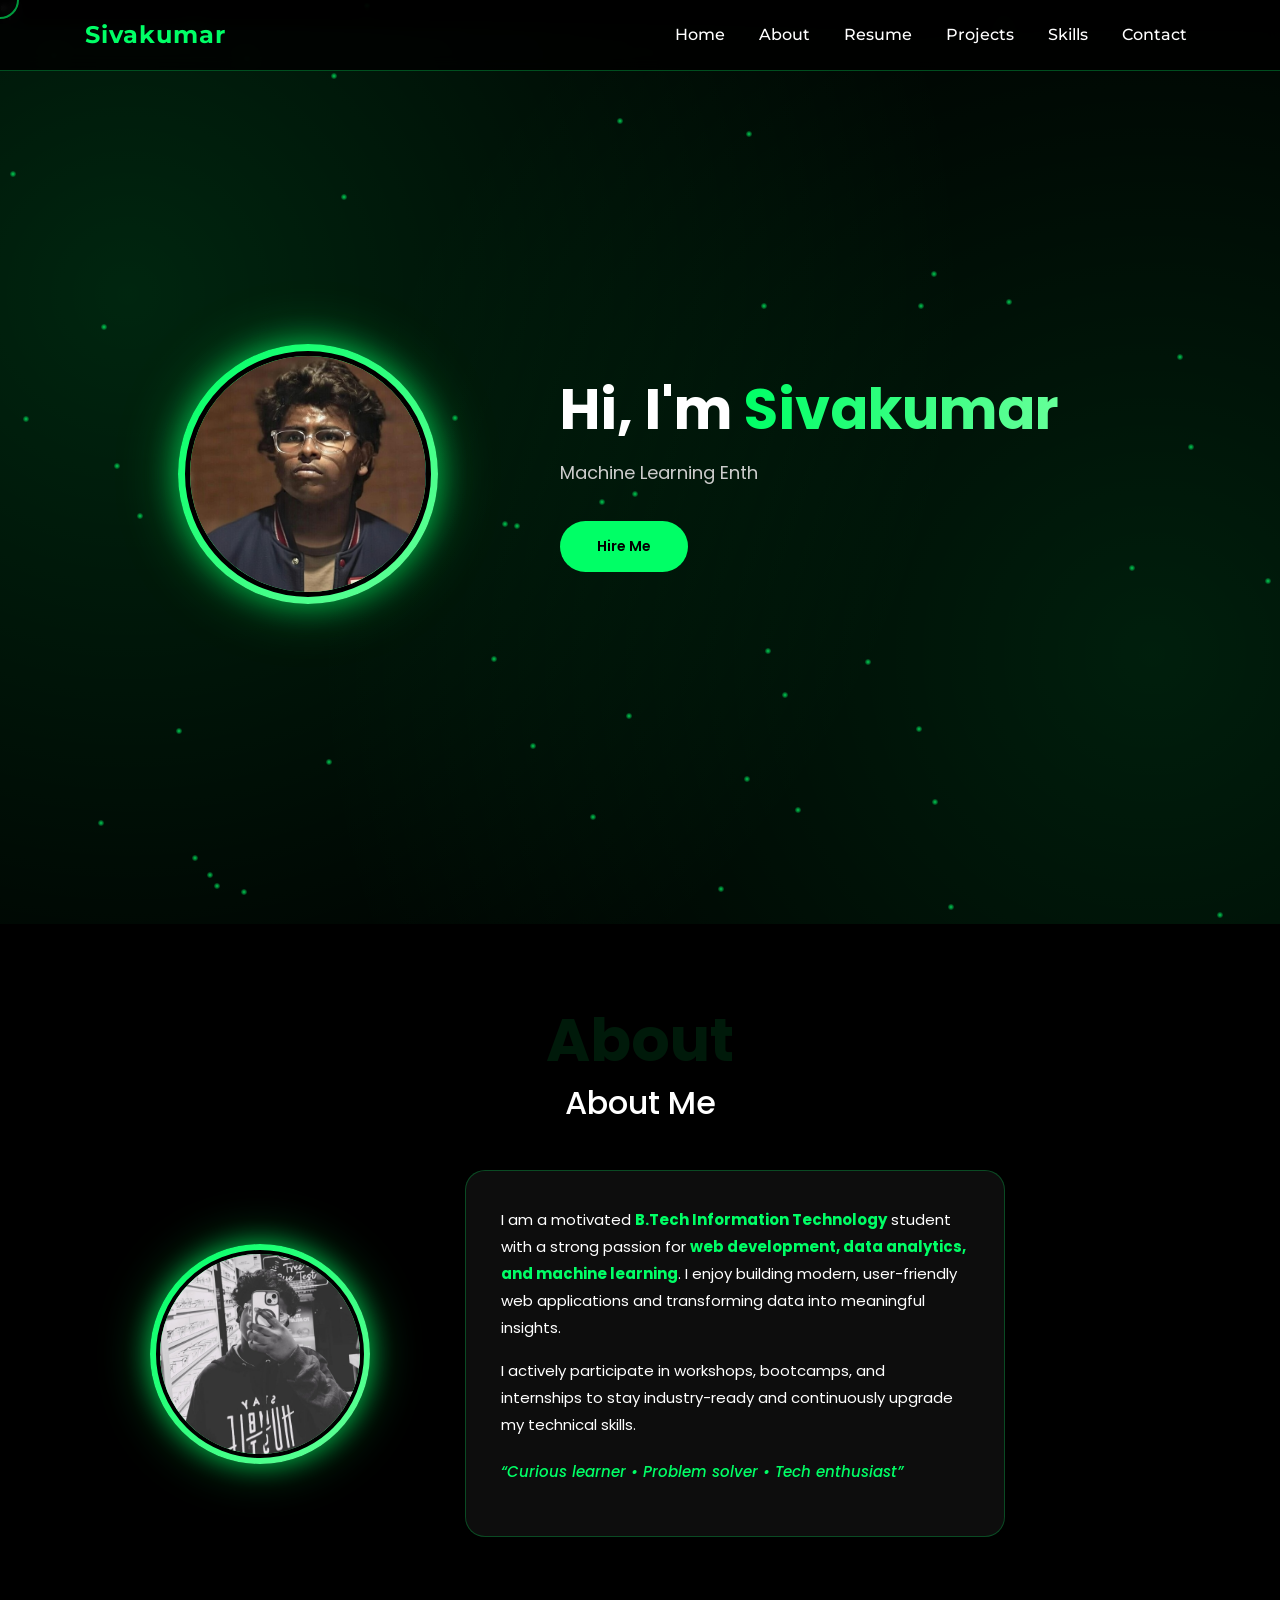
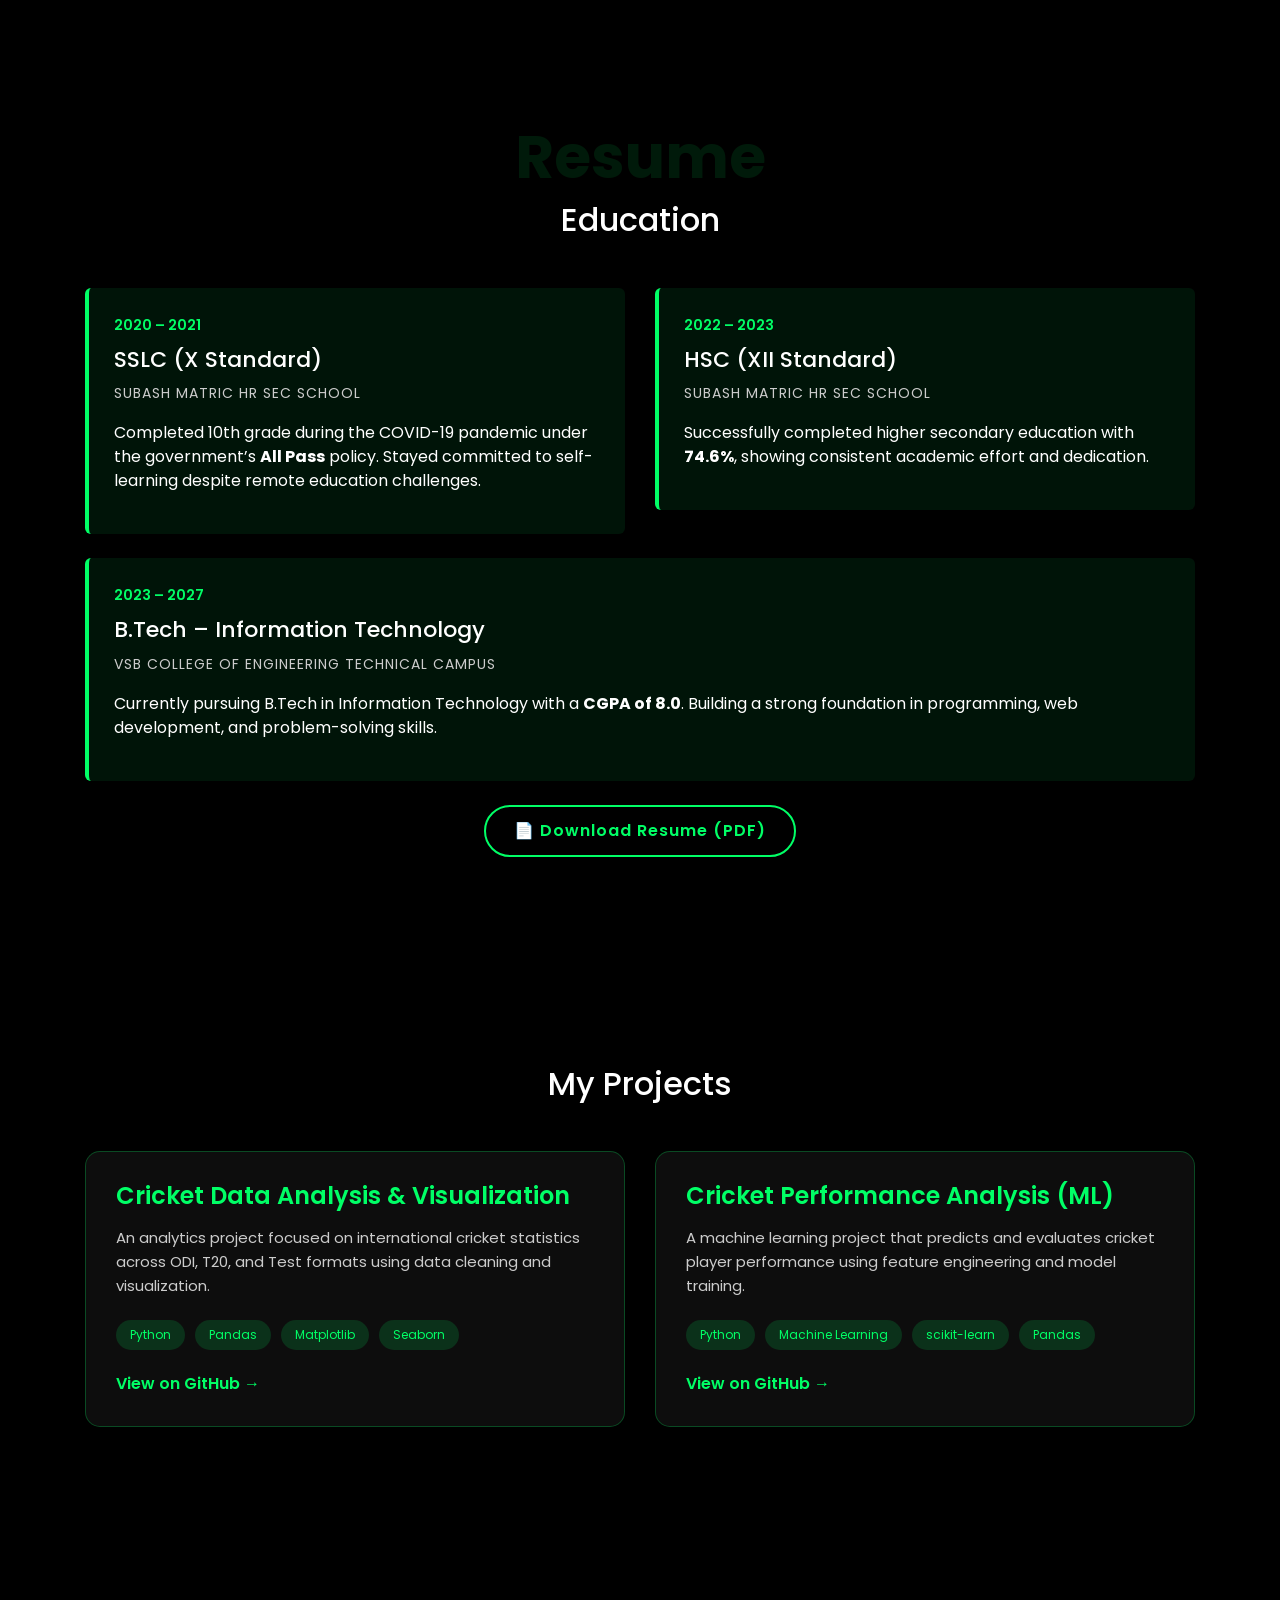
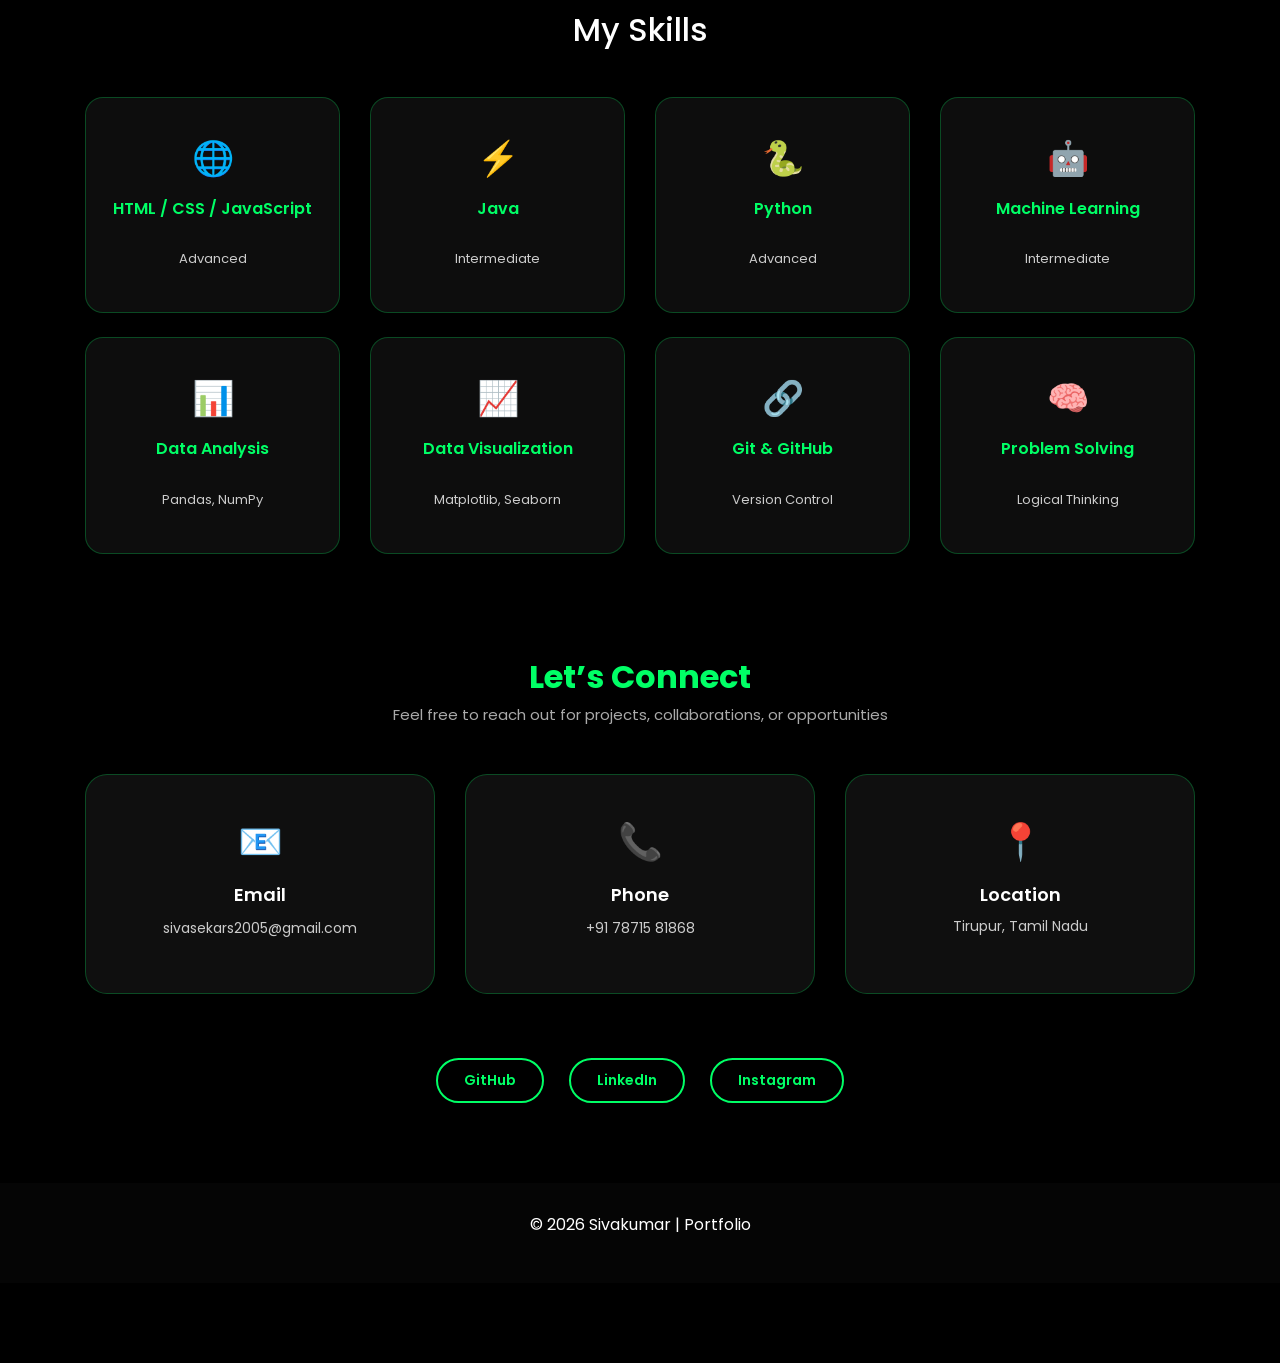
<file: index .html>
<!DOCTYPE html>
<html lang="en">
<head>
  <title>Siva Portfolio</title>
  <meta charset="utf-8">
  <meta name="viewport" content="width=device-width, initial-scale=1">

  <!-- Google Font -->
  <link href="https://fonts.googleapis.com/css?family=Poppins:300,400,600,700" rel="stylesheet">

  <!-- Bootstrap -->
  <link rel="stylesheet" href="https://stackpath.bootstrapcdn.com/bootstrap/4.5.2/css/bootstrap.min.css">

  <style>
  
    html, body {
      margin: 0;
      padding: 0;
      font-family: 'Poppins', sans-serif;
      background: #000;
      overflow-x: hidden;
      color: #fff;
    }/* ================= NAVBAR STYLE ================= */
.custom-navbar {
  background: rgba(0, 0, 0, 0.85);
  backdrop-filter: blur(8px);
  border-bottom: 1px solid rgba(0,255,102,0.3);
  padding: 12px 0;
  font-family: 'Poppins', sans-serif;
}

.custom-navbar .navbar-brand {
  font-size: 24px;
  font-weight: 700;
  letter-spacing: 1px;
  color: #00ff66 !important;
}

.custom-navbar .nav-link {
  color: #fff !important;
  font-weight: 500;
  margin-left: 18px;
  position: relative;
  transition: color 0.3s ease;
}

/* Hover underline effect */
.custom-navbar .nav-link::after {
  content: '';
  position: absolute;
  width: 0;
  height: 2px;
  left: 0;
  bottom: -5px;
  background: #00ff66;
  transition: width 0.3s ease;
}

.custom-navbar .nav-link:hover {
  color: #00ff66 !important;
}

.custom-navbar .nav-link:hover::after {
  width: 100%;
}

/* Mobile menu */
.custom-navbar .navbar-toggler {
  border-color: #00ff66;
}

.custom-navbar .navbar-toggler-icon {
  background-image: 
    url("data:image/svg+xml;charset=utf8,%3Csvg viewBox='0 0 30 30' xmlns='http://www.w3.org/2000/svg'%3E%3Cpath stroke='rgba(0,255,102,1)' stroke-width='2' d='M4 7h22M4 15h22M4 23h22'/%3E%3C/svg%3E");
}


    /* ================= FIRE FLY BACKGROUND ================= */
    #firefly-container {
      position: fixed;
      inset: 0;
      pointer-events: none;
      z-index: 1;
    }

    .firefly {
      position: absolute;
      width: 6px;
      height: 6px;
      border-radius: 50%;
      background: radial-gradient(circle, #00ff66 0%, rgba(0,255,102,0.2) 70%);
      animation: float linear infinite;
      opacity: 0.8;
    }

    @keyframes float {
      0% {
        transform: translateY(0) translateX(0);
        opacity: 0.3;
      }
      50% {
        opacity: 1;
      }
      100% {
        transform: translateY(-130vh) translateX(120px);
        opacity: 0;
      }
    }

    /* ================= CURSOR EFFECT ================= */
    .cursor-dot {
      position: fixed;
      width: 10px;
      height: 10px;
      background: rgba(255,255,255,0.8);
      border-radius: 50%;
      pointer-events: none;
      animation: cursorFade 0.8s forwards;
      z-index: 2;
    }

    @keyframes cursorFade {
      to {
        transform: scale(0);
        opacity: 0;
      }
    }

    /* ================= CONTENT ================= */
    nav, section, footer {
      position: relative;
      z-index: 3;
    }

    .hero {
      min-height: 100vh;
      display: flex;
      align-items: center;
      text-align: center;
    }

    .hero h1 span {
      color: #00ff66;
    }

    .btn-primary {
      background: #00ff66;
      border: none;
      color: #000;
      font-weight: 600;
    }

    .section {
      padding: 80px 0;
    }

    .card {
      background: rgb(4, 255, 0);
      border: none;
      color: #fff;
    }

    footer {
      background: #050505;
      padding: 30px 0;
      text-align: center;
    }
    /* ================= RESUME / ABOUT DETAILS ================= */
.big {
  font-size: 60px;
  font-weight: 700;
  color: rgba(0,255,102,0.1);
  text-align: center;
}

.about-info {
  list-style: none;
  padding: 0;
  max-width: 600px;
  margin: auto;
}

.about-info li {
  display: flex;
  justify-content: space-between;
  padding: 8px 0;
  border-bottom: 1px solid rgba(255,255,255,0.1);
}

.about-info span:first-child {
  font-weight: 600;
  color: #00ff66;
}

.about-info span:last-child {
  color: #ddd;
}
/* ================= RESUME SECTION ================= */
.resume-wrap {
  background: rgba(0, 255, 102, 0.08);
  border-left: 4px solid #00ff66;
  padding: 25px;
  border-radius: 6px;
  transition: transform 0.3s ease, box-shadow 0.3s ease;
}

.resume-wrap:hover {
  transform: translateY(-5px);
  box-shadow: 0 0 20px rgba(0,255,102,0.3);
}

.resume-wrap .date {
  color: #00ff66;
  font-weight: 600;
  font-size: 14px;
}

.resume-wrap h3 {
  margin-top: 10px;
  font-size: 22px;
}

.resume-wrap .position {
  font-size: 14px;
  color: #ccc;
  text-transform: uppercase;
  letter-spacing: 1px;
}
/* ================= RESUME DOWNLOAD BUTTON ================= */
.btn-resume {
  background: transparent;
  border: 2px solid #00ff66;
  color: #00ff66;
  padding: 12px 28px;
  font-weight: 600;
  letter-spacing: 1px;
  border-radius: 30px;
  transition: all 0.3s ease;
}

.btn-resume:hover {
  background: #00ff66;
  color: #000;
  box-shadow: 0 0 25px rgba(0,255,102,0.6);
  text-decoration: none;
}
.btn-resume {
  animation: pulse 2s infinite;
}

@keyframes pulse {
  0% { box-shadow: 0 0 0 rgba(0,255,102,0.4); }
  70% { box-shadow: 0 0 20px rgba(0,255,102,0.6); }
  100% { box-shadow: 0 0 0 rgba(0,255,102,0.4); }
}
.custom-navbar {
  font-family: 'Montserrat', sans-serif;
}
.project-card::before {
  pointer-events: none;
}

/* ================= PROJECT SECTION ================= */
.project-section {
  background: #000;
}

.project-card {
  background: rgba(255, 255, 255, 0.05);
  border: 1px solid rgba(0,255,102,0.25);
  border-radius: 15px;
  padding: 30px;
  height: 100%;
  transition: all 0.35s ease;
  position: relative;
  overflow: hidden;
}

.project-card::before {
  content: '';
  position: absolute;
  inset: 0;
  background: linear-gradient(120deg, transparent, rgba(0,255,102,0.12), transparent);
  opacity: 0;
  transition: opacity 0.4s ease;
}

.project-card:hover::before {
  opacity: 1;
}

.project-card:hover {
  transform: translateY(-10px);
  box-shadow: 0 0 35px rgba(0,255,102,0.35);
}

.project-card h4 {
  color: #00ff66;
  margin-bottom: 15px;
  font-weight: 600;
}

.project-card p {
  color: #ccc;
  font-size: 15px;
  line-height: 1.6;
}

.project-tags {
  margin: 18px 0;
}

.project-tags span {
  display: inline-block;
  background: rgba(0,255,102,0.15);
  color: #00ff66;
  padding: 6px 14px;
  border-radius: 20px;
  font-size: 12px;
  margin: 4px 6px 4px 0;
}

.project-link {
  color: #00ff66;
  font-weight: 600;
  text-decoration: none;
  transition: letter-spacing 0.3s ease;
}

.project-link:hover {
  letter-spacing: 1px;
  text-decoration: none;
}
.project-card {
  position: relative;
  z-index: 1;
}

.project-card::before {
  content: '';
  position: absolute;
  inset: 0;
  background: linear-gradient(
    120deg,
    transparent,
    rgba(0,255,102,0.12),
    transparent
  );
  opacity: 0;
  transition: opacity 0.4s ease;
  z-index: 0;
  pointer-events: none;
}

.project-card * {
  position: relative;
  z-index: 1;
}
/* ================= SKILLS SECTION ================= */
.skills-section {
  background: #000;
}

.skill-card {
  background: rgba(255,255,255,0.05);
  border: 1px solid rgba(0,255,102,0.25);
  border-radius: 16px;
  padding: 30px;
  height: 100%;
  transition: all 0.35s ease;
}

.skill-card:hover {
  transform: translateY(-8px);
  box-shadow: 0 0 30px rgba(0,255,102,0.3);
}

.skill-card h4 {
  color: #00ff66;
  margin-bottom: 25px;
  font-weight: 600;
}

.skill {
  margin-bottom: 18px;
}

.skill span {
  display: block;
  font-size: 14px;
  margin-bottom: 6px;
  color: #eee;
}

.progress {
  height: 8px;
  background: rgba(255,255,255,0.1);
  border-radius: 10px;
  overflow: hidden;
}

.progress-bar {
  background: linear-gradient(90deg, #00ff66, #66ff99);
  border-radius: 10px;
  transition: width 1.2s ease;
}

/* ================= SOFT SKILLS ================= */
.soft-skill {
  background: rgba(255,255,255,0.05);
  border: 1px solid rgba(0,255,102,0.25);
  border-radius: 14px;
  padding: 25px 10px;
  text-align: center;
  font-size: 30px;
  transition: all 0.3s ease;
}

.soft-skill p {
  margin-top: 10px;
  font-size: 14px;
  color: #eee;
  font-weight: 500;
}

.soft-skill:hover {
  transform: translateY(-6px) scale(1.05);
  box-shadow: 0 0 25px rgba(0,255,102,0.35);
}
/* ================= SKILLS ICON STYLE ================= */
.skills-section {
  background: #000;
}

.skill-box {
  background: rgba(255,255,255,0.05);
  border: 1px solid rgba(0,255,102,0.25);
  border-radius: 18px;
  padding: 35px 15px;
  text-align: center;
  font-size: 34px;
  transition: all 0.35s ease;
  height: 100%;
}

.skill-box h5 {
  margin-top: 15px;
  font-size: 16px;
  font-weight: 600;
  color: #00ff66;
}

.skill-box span {
  font-size: 13px;
  color: #ccc;
}

.skill-box:hover {
  transform: translateY(-10px) scale(1.05);
  box-shadow: 0 0 35px rgba(0,255,102,0.4);
}

/* ================= CONTACT SECTION ================= */
.contact-section {
  background: #000;
}

.contact-card {
  background: rgba(255,255,255,0.05);
  border: 1px solid rgba(0,255,102,0.25);
  border-radius: 18px;
  padding: 35px 20px;
  text-align: center;
  font-size: 36px;
  transition: all 0.35s ease;
  height: 100%;
}

.contact-card h5 {
  margin-top: 15px;
  font-size: 18px;
  font-weight: 600;
  color: #00ff66;
}

.contact-card a,
.contact-card p {
  display: block;
  margin-top: 10px;
  font-size: 14px;
  color: #ddd;
  word-break: break-word;
  text-decoration: none;
}

.contact-card a:hover {
  color: #00ff66;
}

.contact-card:hover {
  transform: translateY(-10px) scale(1.05);
  box-shadow: 0 0 35px rgba(0,255,102,0.4);
}
/* ================= CUSTOM NEON CURSOR ================= */
.cursor-dot {
  position: fixed;
  width: 6px;
  height: 6px;
  background: #00ff66;
  border-radius: 50%;
  pointer-events: none;
  z-index: 9999;
  transform: translate(-50%, -50%);
  box-shadow: 0 0 12px rgba(0,255,102,0.9);
}

.cursor-ring {
  position: fixed;
  width: 38px;
  height: 38px;
  border: 2px solid rgba(0,255,102,0.6);
  border-radius: 50%;
  pointer-events: none;
  z-index: 9998;
  transform: translate(-50%, -50%);
  transition: 
    width 0.25s ease,
    height 0.25s ease,
    border-color 0.25s ease,
    background 0.25s ease;
  backdrop-filter: blur(2px);
}

/* Hover interaction */
.cursor-hover {
  width: 55px !important;
  height: 55px !important;
  border-color: #00ff66 !important;
  background: rgba(0,255,102,0.12);
}

/* ================= ABOUT SECTION ================= */
.about-section {
  background: #000;
}

.about-card {
  background: rgba(255,255,255,0.05);
  border: 1px solid rgba(0,255,102,0.25);
  border-radius: 20px;
  padding: 35px;
  font-size: 15px;
  line-height: 1.8;
  transition: all 0.35s ease;
}

.about-card strong {
  color: #00ff66;
}

.about-card .highlight {
  margin-top: 20px;
  font-style: italic;
  color: #00ff66;
  font-weight: 500;
}

.about-card:hover {
  transform: translateY(-8px);
  box-shadow: 0 0 35px rgba(0,255,102,0.3);
}

/* Personal info */
.about-info-card {
  background: rgba(255,255,255,0.03);
  border: 1px solid rgba(0,255,102,0.25);
  border-radius: 20px;
  padding: 30px;
}

.about-info-card ul {
  list-style: none;
  padding: 0;
  margin: 0;
}

.about-info-card li {
  display: flex;
  justify-content: space-between;
  padding: 12px 0;
  border-bottom: 1px dashed rgba(255,255,255,0.1);
}

.about-info-card li span:first-child {
  color: #00ff66;
  font-weight: 600;
}

.about-info-card li span:last-child {
  color: #ddd;
}

/* ================= PROFILE PHOTO ================= */
.profile-wrapper {
  width: 220px;
  height: 220px;
  margin: auto;
  border-radius: 50%;
  padding: 6px;
  background: linear-gradient(135deg, #00ff66, #66ff99);
  box-shadow: 
    0 0 25px rgba(0,255,102,0.6),
    0 0 50px rgba(0,255,102,0.4);
  animation: profileFloat 4s ease-in-out infinite;

}

.profile-img {
  width: 100%;
  height: 100%;
  border-radius: 50%;
  object-fit: cover;
  border: 4px solid #000;
}

/* Floating animation */
@keyframes profileFloat {
  0% { transform: translateY(0); }
  50% { transform: translateY(-8px); }
  100% { transform: translateY(0); }
}


/* Mobile resize */
@media (max-width: 768px) {
  .profile-wrapper {
    width: 180px;
    height: 180px;
    margin-bottom: 20px;
  }
}
/* ================= CONTACT – UPDATED STYLE ================= */
.contact-section {
  background: #000;
}

.neon-hover {
  background: rgba(255,255,255,0.05);
  border: 1px solid rgba(0,255,102,0.25);
  border-radius: 20px;
  padding: 40px 25px;
  text-align: center;
  font-size: 34px;
  transition: all 0.35s ease;
}

.neon-hover h5 {
  margin-top: 15px;
  font-size: 18px;
  font-weight: 600;
  color: #00ff66;
}

.neon-hover a,
.neon-hover p {
  display: block;
  margin-top: 10px;
  font-size: 14px;
  color: #ddd;
  text-decoration: none;
}

.neon-hover a:hover {
  color: #00ff66;
}

.neon-hover:hover {
  transform: translateY(-10px) scale(1.05);
  box-shadow: 0 0 40px rgba(0,255,102,0.5);
}

/* ================= SOCIAL LINKS ================= */
.social-links {
  display: flex;
  flex-wrap: wrap;
  justify-content: center;
  gap: 18px;
}

.social-btn {
  padding: 12px 26px;
  border-radius: 30px;
  font-weight: 600;
  font-size: 14px;
  text-decoration: none;
  transition: all 0.35s ease;
  border: 2px solid transparent;
}

/* Individual platforms */
.social-btn.instagram {
  color: #ff4d8d;
  border-color: #ff4d8d;
}

.social-btn.github {
  color: #ffffff;
  border-color: #ffffff;
}

.social-btn.linkedin {
  color: #0a66c2;
  border-color: #0a66c2;
}

.social-btn:hover {
  background: #00ff66;
  color: #000 !important;
  border-color: #00ff66;
  box-shadow: 0 0 25px rgba(0,255,102,0.6);
  transform: translateY(-4px);
}
/* ================= CONTACT – NEW STYLE ================= */
.contact-section {
  background: #000;
}

.contact-section h2 {
  color: #00ff66;
  font-weight: 700;
}

.contact-section .text-muted {
  color: #aaa !important;
  font-size: 15px;
}

.contact-box {
  background: rgba(255,255,255,0.06);
  border: 1px solid rgba(0,255,102,0.25);
  border-radius: 22px;
  padding: 40px 25px;
  text-align: center;
  transition: all 0.4s ease;
  height: 100%;
}

.contact-icon {
  display: inline-block;
  font-size: 36px;
  margin-bottom: 15px;
  color: #00ff66;
}

.contact-box h5 {
  font-size: 18px;
  font-weight: 600;
  color: #fff;
  margin-bottom: 10px;
}

.contact-box a,
.contact-box p {
  font-size: 14px;
  color: #ccc;
  text-decoration: none;
  word-break: break-word;
}

.contact-box a:hover {
  color: #00ff66;
}

.contact-box:hover {
  transform: translateY(-12px);
  box-shadow: 0 0 45px rgba(0,255,102,0.45);
}

/* ================= SOCIAL STRIP ================= */
.social-strip {
  margin-top: 40px;
  display: flex;
  justify-content: center;
  gap: 25px;
  flex-wrap: wrap;
}

.social-strip a {
  padding: 10px 26px;
  border-radius: 30px;
  font-size: 14px;
  font-weight: 600;
  color: #00ff66;
  border: 2px solid #00ff66;
  text-decoration: none;
  transition: all 0.35s ease;
}

.social-strip a:hover {
  background: #00ff66;
  color: #000;
  box-shadow: 0 0 25px rgba(0,255,102,0.6);
  transform: translateY(-4px);
}
/* ================= HERO – NEW STYLE ================= */
.hero-section {
  min-height: 100vh;
  display: flex;
  align-items: center;
  justify-content: center;
  text-align: center;
}

.hero-card {
  background: rgba(255,255,255,0.06);
  border: 1px solid rgba(0,255,102,0.25);
  border-radius: 28px;
  padding: 70px 40px;
  max-width: 720px;
  width: 100%;
  backdrop-filter: blur(10px);
  box-shadow: 0 0 60px rgba(0,255,102,0.25);
  animation: heroFade 1.2s ease;
}

@keyframes heroFade {
  from { opacity: 0; transform: translateY(40px); }
  to { opacity: 1; transform: translateY(0); }
}

.hero-title {
  font-size: 56px;
  font-weight: 700;
  margin-bottom: 15px;
}

.hero-title span {
  background: linear-gradient(90deg, #00ff66, #66ff99);
  -webkit-background-clip: text;
  -webkit-text-fill-color: transparent;
}

.hero-subtitle {
  font-size: 18px;
  color: #ccc;
  margin-bottom: 40px;
  min-height: 26px;
}

/* Buttons */
.hero-actions {
  display: flex;
  justify-content: center;
  gap: 20px;
  flex-wrap: wrap;
}

.hero-btn {
  padding: 14px 34px;
  border-radius: 30px;
  font-weight: 600;
  font-size: 14px;
  text-decoration: none;
  transition: all 0.35s ease;
}

.hero-btn.primary {
  background: #00ff66;
  color: #000;
}

.hero-btn.primary:hover {
  box-shadow: 0 0 30px rgba(0,255,102,0.7);
  transform: translateY(-3px);
}

.hero-btn.outline {
  border: 2px solid #00ff66;
  color: #00ff66;
}

.hero-btn.outline:hover {
  background: #00ff66;
  color: #000;
  box-shadow: 0 0 30px rgba(0,255,102,0.7);
}

/* Responsive */
@media (max-width: 768px) {
  .hero-title {
    font-size: 38px;
  }
  .hero-card {
    padding: 50px 25px;
  }
}
/* ================= HERO PROFILE PHOTO ================= */
.hero-photo {
  width: 140px;
  height: 140px;
  margin: 0 auto 25px;
  border-radius: 50%;
  padding: 5px;
  background: linear-gradient(135deg, #00ff66, #66ff99);
  box-shadow:
    0 0 25px rgba(0,255,102,0.6),
    0 0 45px rgba(0,255,102,0.4);
  animation: heroPhotoFloat 4s ease-in-out infinite;
}

.hero-photo img {
  width: 100%;
  height: 100%;
  border-radius: 50%;
  object-fit: cover;
  border: 4px solid #000;
}

/* Floating animation */
@keyframes heroPhotoFloat {
  0%   { transform: translateY(0); }
  50%  { transform: translateY(-8px); }
  100% { transform: translateY(0); }
}

/* Mobile */
@media (max-width: 768px) {
  .hero-photo {
    width: 120px;
    height: 120px;
  }
}
/* ================= NEW HERO STYLE ================= */
.hero-new {
  min-height: 100vh;
  display: flex;
  align-items: center;
}

/* LEFT PROFILE PHOTO */
.hero-photo-left {
  width: 260px;
  height: 260px;
  margin: auto;
  border-radius: 50%;
  padding: 7px;
  background: linear-gradient(135deg, #00ff66, #66ff99);
  box-shadow:
    0 0 30px rgba(0,255,102,0.6),
    0 0 60px rgba(0,255,102,0.35);
  animation: heroPhotoFloat 4s ease-in-out infinite;
}

.hero-photo-left img {
  width: 100%;
  height: 100%;
  border-radius: 50%;
  object-fit: cover;
  border: 5px solid #000;
}

/* TEXT */
.hero-title {
  font-size: 56px;
  font-weight: 700;
  margin-bottom: 15px;
}

.hero-title span {
  background: linear-gradient(90deg, #00ff66, #66ff99);
  -webkit-background-clip: text;
  -webkit-text-fill-color: transparent;
}

.hero-subtitle {
  font-size: 18px;
  color: #ccc;
  margin-bottom: 35px;
  min-height: 26px;
}

/* BUTTONS */
.hero-actions {
  display: flex;
  gap: 18px;
  flex-wrap: wrap;
}

.hero-btn {
  padding: 14px 36px;
  border-radius: 30px;
  font-weight: 600;
  font-size: 14px;
  transition: all 0.35s ease;
}

.hero-btn.primary {
  background: #00ff66;
  color: #000;
}

.hero-btn.primary:hover {
  transform: translateY(-3px);
  box-shadow: 0 0 30px rgba(0,255,102,0.7);
}

.hero-btn.outline {
  border: 2px solid #00ff66;
  color: #00ff66;
}

.hero-btn.outline:hover {
  background: #00ff66;
  color: #000;
  box-shadow: 0 0 30px rgba(0,255,102,0.7);
}

/* FLOAT ANIMATION */
@keyframes heroPhotoFloat {
  0% { transform: translateY(0); }
  50% { transform: translateY(-10px); }
  100% { transform: translateY(0); }
}

/* MOBILE */
@media (max-width: 768px) {
  .hero-title {
    font-size: 38px;
  }

  .hero-photo-left {
    width: 190px;
    height: 190px;
  }
}

/* ================= HERO GRADIENT WAVE ================= */
.hero-new {
  position: relative;
  overflow: hidden;
  min-height: 100vh;
  display: flex;
  align-items: center;
}

.hero-new::before {
  content: "";
  position: absolute;
  width: 200%;
  height: 200%;
  top: -50%;
  left: -50%;
  background: radial-gradient(circle at 30% 40%, rgba(0,255,102,0.15), transparent 40%),
              radial-gradient(circle at 70% 60%, rgba(0,255,102,0.12), transparent 40%);
  animation: waveMove 18s linear infinite;
  z-index: 0;
}

@keyframes waveMove {
  0% { transform: rotate(0deg); }
  100% { transform: rotate(360deg); }
}

.hero-new .container {
  position: relative;
  z-index: 2;
}

  </style>  */
  <link href="https://fonts.googleapis.com/css2?family=Montserrat:wght@500;600;700&display=swap" rel="stylesheet">

</head>

<body>

<!-- FIRE FLY BACKGROUND -->
<div id="firefly-container"></div>

<!-- NAVBAR -->
<nav class="navbar navbar-expand-lg fixed-top custom-navbar">

  <div class="container">
    <a class="navbar-brand" href="#">Sivakumar</a>
    <button class="navbar-toggler" data-toggle="collapse" data-target="#nav">
      <span class="navbar-toggler-icon"></span>
    </button>
    <div id="nav" class="collapse navbar-collapse">
      <ul class="navbar-nav ml-auto">
  <li class="nav-item"><a href="#home" class="nav-link">Home</a></li>
  <li class="nav-item"><a href="#about" class="nav-link">About</a></li>
  <a href="#resume" class="nav-link">Resume</a>
  <li class="nav-item"><a href="#projects" class="nav-link">Projects</a></li>
  <li class="nav-item"><a href="#skills" class="nav-link">Skills</a></li>
  <li class="nav-item"><a href="#contact" class="nav-link">Contact</a></li>
</ul>
    </div>
  </div>
</nav>
<!-- HERO -->
<section id="home" class="hero hero-new">
  <div class="container">
    <div class="row align-items-center">

      <!-- LEFT : PROFILE PHOTO -->
      <div class="col-md-5 text-center mb-4 mb-md-0">
        <div class="hero-photo-left">
          <img src="Screenshot 2026-02-08 160338.png" alt="Sivakumar Profile Photo">
        </div>
      </div>

      <!-- RIGHT : TEXT CONTENT -->
      <div class="col-md-7 text-md-left text-center">
        <h1 class="hero-title">
          Hi, I'm <span>Sivakumar</span>
        </h1>

        <p class="hero-subtitle">
          <span class="typing"></span>
        </p>

        <div class="hero-actions justify-content-md-start justify-content-center">
          <a href="#contact" class="btn hero-btn primary">Hire Me</a>
          
        </div>
      </div>

    </div>
  </div>
</section>
<!-- ABOUT -->
<section id="about" class="section about-section">
  <div class="container">

    <h1 class="big">About</h1>
    <h2 class="text-center mb-5">About Me</h2>

    <div class="row align-items-center">
<!-- Profile Photo -->
<div class="col-md-4 mb-4 text-center">
  <div class="profile-wrapper">
    <img src="pic.jpg" alt="Sivakumar Profile Photo" class="profile-img">
  </div>
</div>

      <!-- Left: About Text -->
      <div class="col-md-6 mb-4">
        <div class="about-card">
          <p>
            I am a motivated <strong>B.Tech Information Technology</strong> student with a
            strong passion for <strong>web development, data analytics, and machine learning</strong>.
            I enjoy building modern, user-friendly web applications and transforming data
            into meaningful insights.
          </p>

          <p>
            I actively participate in workshops, bootcamps, and internships to stay
            industry-ready and continuously upgrade my technical skills.
          </p>

          <p class="highlight">
            “Curious learner • Problem solver • Tech enthusiast”
          </p>
        </div>
      </div>


    </div>
  </div>
</section>

<!-- RESUME -->
<section id="resume" class="section">
  <div class="container">

    <h1 class="big">Resume</h1>
    <h2 class="text-center mb-5">Education</h2>

    <div class="row">
      <div class="col-md-6 mb-4">
        <div class="resume-wrap">
          <span class="date">2020 – 2021</span>
          <h3>SSLC (X Standard)</h3>
          <span class="position">Subash Matric Hr Sec School</span>
          <p class="mt-3">
            Completed 10th grade during the COVID-19 pandemic under the
            government’s <strong>All Pass</strong> policy. Stayed committed to
            self-learning despite remote education challenges.
          </p>
         

        </div>
      </div>

      <div class="col-md-6 mb-4">
        <div class="resume-wrap">
          <span class="date">2022 – 2023</span>
          <h3>HSC (XII Standard)</h3>
          <span class="position">Subash Matric Hr Sec School</span>
          <p class="mt-3">
            Successfully completed higher secondary education with
            <strong>74.6%</strong>, showing consistent academic effort and
            dedication.
          </p>
        </div>
      </div>

      <div class="col-md-12 mb-4">
        <div class="resume-wrap">
          <span class="date">2023 – 2027</span>
          <h3>B.Tech – Information Technology</h3>
          <span class="position">VSB College of Engineering Technical Campus</span>
          <p class="mt-3">
            Currently pursuing B.Tech in Information Technology with a
            <strong>CGPA of 8.0</strong>. Building a strong foundation in
            programming, web development, and problem-solving skills.
          </p>
        </div>
      </div>
    </div>
 <div class="text-center mb-5">
  <a href="Siva Resume.docx" download class="btn btn-resume">
    📄 Download Resume (PDF)
  </a>
</div>
  </div>
</section>

<!-- PROJECTS -->
<section id="projects" class="section project-section">
  <div class="container">
    <h2 class="text-center mb-5">My Projects</h2>

    <div class="row">

      <!-- Project 1 -->
      <div class="col-md-6 mb-4">
        <div class="project-card">
          <h4>Cricket Data Analysis & Visualization</h4>
          <p>
            An analytics project focused on international cricket statistics across
            ODI, T20, and Test formats using data cleaning and visualization.
          </p>

          <div class="project-tags">
            <span>Python</span>
            <span>Pandas</span>
            <span>Matplotlib</span>
            <span>Seaborn</span>
          </div>

          <a href="https://github.com/siva240905/Cricket-Data-Analysis-Visualization-ODI-T20-Test-"
             target="_blank"
             class="project-link">
            View on GitHub →
          </a>
        </div>
      </div>

      <!-- Project 2 -->
      <div class="col-md-6 mb-4">
        <div class="project-card">
          <h4>Cricket Performance Analysis (ML)</h4>
          <p>
            A machine learning project that predicts and evaluates cricket player
            performance using feature engineering and model training.
          </p>

          <div class="project-tags">
            <span>Python</span>
            <span>Machine Learning</span>
            <span>scikit-learn</span>
            <span>Pandas</span>
          </div>

          <a href="https://github.com/siva240905/cricket-performance-analysis-ml"
             target="_blank"
             class="project-link">
            View on GitHub →
          </a>
        </div>
      </div>

    </div>
  </div>
</section>



<div class="cursor-dot"></div>
<div class="cursor-ring"></div>


<!-- SKILLS -->
<section id="skills" class="section skills-section">
  <div class="container">
    <h2 class="text-center mb-5">My Skills</h2>

    <div class="row">

      <!-- Skill Card -->
      <div class="col-md-3 col-6 mb-4">
        <div class="skill-box">
          🌐
          <h5>HTML / CSS / JavaScript</h5>
          <span>Advanced</span>
        </div>
      </div>

      <div class="col-md-3 col-6 mb-4">
        <div class="skill-box">
          ⚡
          <h5>Java</h5>
          <span>Intermediate</span>
        </div>
      </div>

      <div class="col-md-3 col-6 mb-4">
        <div class="skill-box">
          🐍
          <h5>Python</h5>
          <span>Advanced</span>
        </div>
      </div>

      <div class="col-md-3 col-6 mb-4">
        <div class="skill-box">
          🤖
          <h5>Machine Learning</h5>
          <span>Intermediate</span>
        </div>
      </div>

      <div class="col-md-3 col-6 mb-4">
        <div class="skill-box">
          📊
          <h5>Data Analysis</h5>
          <span>Pandas, NumPy</span>
        </div>
      </div>

      <div class="col-md-3 col-6 mb-4">
        <div class="skill-box">
          📈
          <h5>Data Visualization</h5>
          <span>Matplotlib, Seaborn</span>
        </div>
      </div>

      <div class="col-md-3 col-6 mb-4">
        <div class="skill-box">
          🔗
          <h5>Git & GitHub</h5>
          <span>Version Control</span>
        </div>
      </div>

      <div class="col-md-3 col-6 mb-4">
        <div class="skill-box">
          🧠
          <h5>Problem Solving</h5>
          <span>Logical Thinking</span>
        </div>
      </div>

    </div>
  </div>




<!-- CONTACT -->
<section id="contact" class="section contact-section">
  <div class="container">
    <h2 class="text-center mb-2">Let’s Connect</h2>
    <p class="text-center mb-5 text-muted">
      Feel free to reach out for projects, collaborations, or opportunities
    </p>

    <div class="row justify-content-center">

      <!-- Contact Info -->
      <div class="col-md-4 mb-4">
        <div class="contact-box">
          <span class="contact-icon">📧</span>
          <h5>Email</h5>
          <a href="mailto:sivasekars2005@gmail.com">
            sivasekars2005@gmail.com
          </a>
        </div>
      </div>

      <div class="col-md-4 mb-4">
        <div class="contact-box">
          <span class="contact-icon">📞</span>
          <h5>Phone</h5>
          <a href="tel:+917871581868">
            +91 78715 81868
          </a>
        </div>
      </div>

      <div class="col-md-4 mb-4">
        <div class="contact-box">
          <span class="contact-icon">📍</span>
          <h5>Location</h5>
          <p>Tirupur, Tamil Nadu</p>
        </div>
      </div>

    </div>

    <!-- SOCIAL -->
    <div class="social-strip">
      <a href="https://github.com/siva240905" target="_blank">GitHub</a>
      <a href="https://www.linkedin.com/in/sivakumar240905/" target="_blank">LinkedIn</a>
      <a href="https://www.instagram.com/__shiva___.x/" target="_blank">Instagram</a>
    </div>

  </div>
</section>

<!-- FOOTER -->
<footer>
  <p>© 2026 Sivakumar | Portfolio</p>
</footer>

<!-- JS -->
<script src="https://code.jquery.com/jquery-3.5.1.slim.min.js"></script>
<script src="https://cdn.jsdelivr.net/npm/bootstrap@4.5.2/dist/js/bootstrap.bundle.min.js"></script>

<script>
  // Fireflies
  const container = document.getElementById("firefly-container");
  const COUNT = 60;

  for (let i = 0; i < COUNT; i++) {
    const f = document.createElement("div");
    f.className = "firefly";
    f.style.left = Math.random() * 100 + "vw";
    f.style.top = Math.random() * 120 + "vh";
    f.style.animationDuration = (Math.random() * 15 + 10) + "s";
    f.style.animationDelay = Math.random() * 10 + "s";
    container.appendChild(f);
  }


</script>
<script>
  const text = [
    "Web Developer",
    "UI / UX Designer",
    "Data Analyst",
    "Machine Learning Enthusiast"
  ];

  let count = 1;
  let index = 1;
  let currentText = "";
  let letter = "";

  (function type() {
    if (count === text.length) {
      count = 0;
    }

    currentText = text[count];
    letter = currentText.slice(0, ++index);

    document.querySelector(".typing").textContent = letter;

    if (letter.length === currentText.length) {
      setTimeout(() => index = 0, 1500);
      count++;
    }

    setTimeout(type, 120);
  })();
</script>

<script>
  const dot = document.querySelector(".cursor-dot");
  const ring = document.querySelector(".cursor-ring");

  let mouseX = 0, mouseY = 0;
  let ringX = 0, ringY = 0;

  document.addEventListener("mousemove", e => {
    mouseX = e.clientX;
    mouseY = e.clientY;

    dot.style.left = mouseX + "px";
    dot.style.top = mouseY + "px";
  });

  function animateCursor() {
    ringX += (mouseX - ringX) * 0.18;
    ringY += (mouseY - ringY) * 0.18;

    ring.style.left = ringX + "px";
    ring.style.top = ringY + "px";

    requestAnimationFrame(animateCursor);
  }

  animateCursor();

  /* Hover targets */
  const hoverTargets = document.querySelectorAll(
    "a, button, .project-card, .skill-box, .contact-box, .social-strip a"
  );

  hoverTargets.forEach(el => {
    el.addEventListener("mouseenter", () => {
      ring.classList.add("cursor-hover");
    });
    el.addEventListener("mouseleave", () => {
      ring.classList.remove("cursor-hover");
    });
  });
</script>
<script>
  setInterval(() => {
    heroPhoto.style.boxShadow =
      `0 0 ${30 + Math.random() * 20}px rgba(0,255,102,0.7),
       0 0 ${60 + Math.random() * 40}px rgba(0,255,102,0.4)`;
  }, 2000);
</script>


</body>
</html>
</file>
